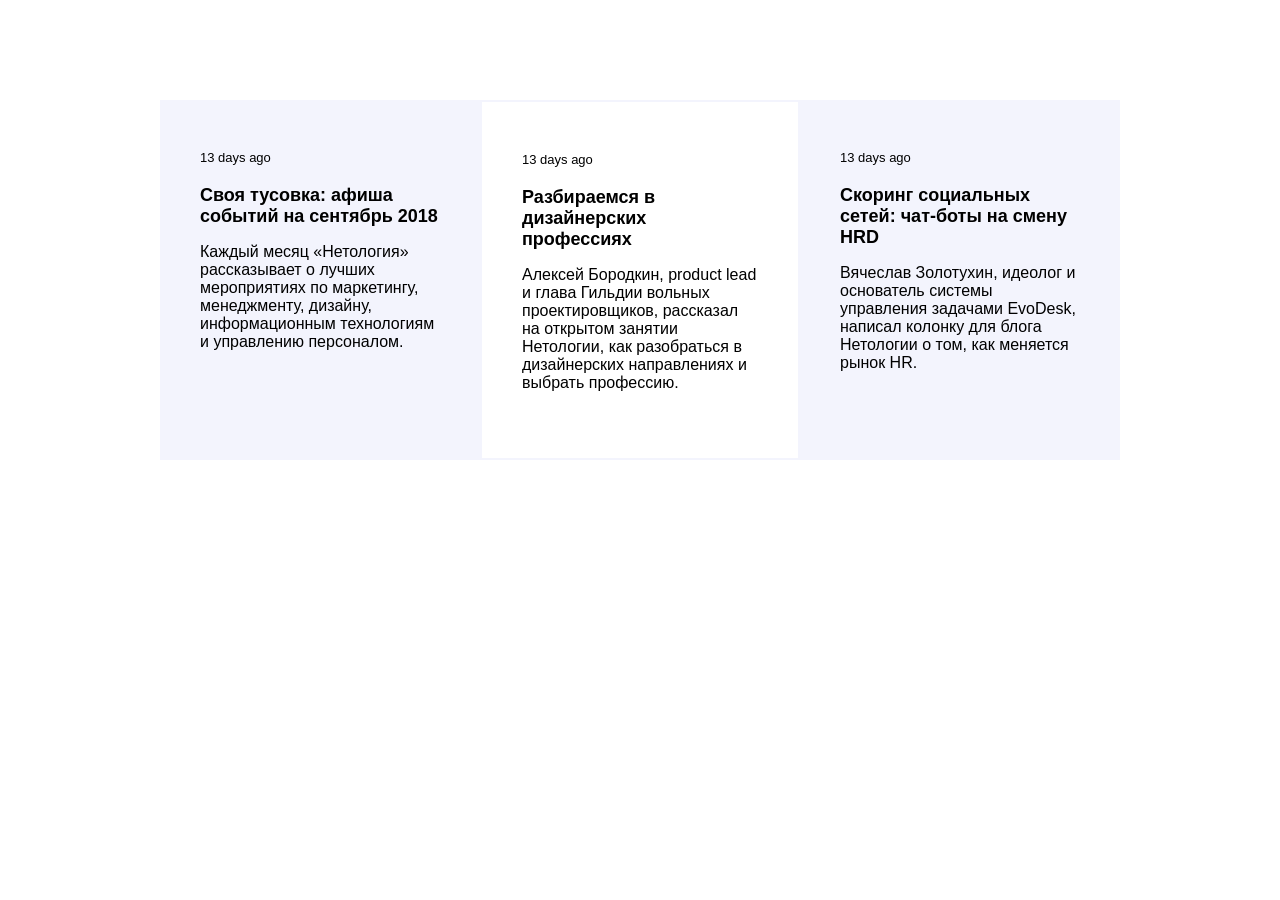
<file: latest-news/index.html>
<!DOCTYPE html>
<html lang="ru">
<head>
  <meta charset="UTF-8">
  <meta name="viewport" content="width=device-width, initial-scale=1.0">
  <meta http-equiv="X-UA-Compatible" content="ie=edge">
  <link rel="stylesheet" href="./css/styles.css">
  <title>Задание №2 Последние новости</title>
</head>

<body>
  <div class="news">
	<article class="card">
		<div class="card-header">
			<time class="card-date" datetime="2018-08-27">13 days ago</time>
			<h3 class="card-name">Своя тусовка: афиша событий на сентябрь 2018</h3>
		</div>
		<div class="card-content">
			<p>Каждый месяц «Нетология» рассказывает о лучших мероприятиях по маркетингу, менеджменту, дизайну, информационным технологиям и управлению персоналом.</p>
		</div>
	</article>
	<article class="card">
		<div class="card-header">
			<time class="card-date" datetime="2018-08-27">13 days ago</time>
			<h3 class="card-name">Разбираемся в дизайнерских профессиях</h3>
		</div>
		<div class="card-content">
			<p>Алексей Бородкин, product lead и глава Гильдии вольных проектировщиков, рассказал на открытом занятии Нетологии, как разобраться в дизайнерских направлениях и выбрать профессию.</p>
		</div>
	</article>
	<article class="card">
		<div class="card-header">
			<time class="card-date" datetime="2018-08-27">13 days ago</time>
			<h3 class="card-name">Скоринг социальных сетей: чат-боты на смену HRD</h3>
		</div>
		<div class="card-content">
			<p>Вячеслав Золотухин, идеолог и основатель системы управления задачами EvoDesk, написал колонку для блога Нетологии о том, как меняется рынок HR.</p>
		</div>
	</article>	
  </div>
</body>
</html>
</file>
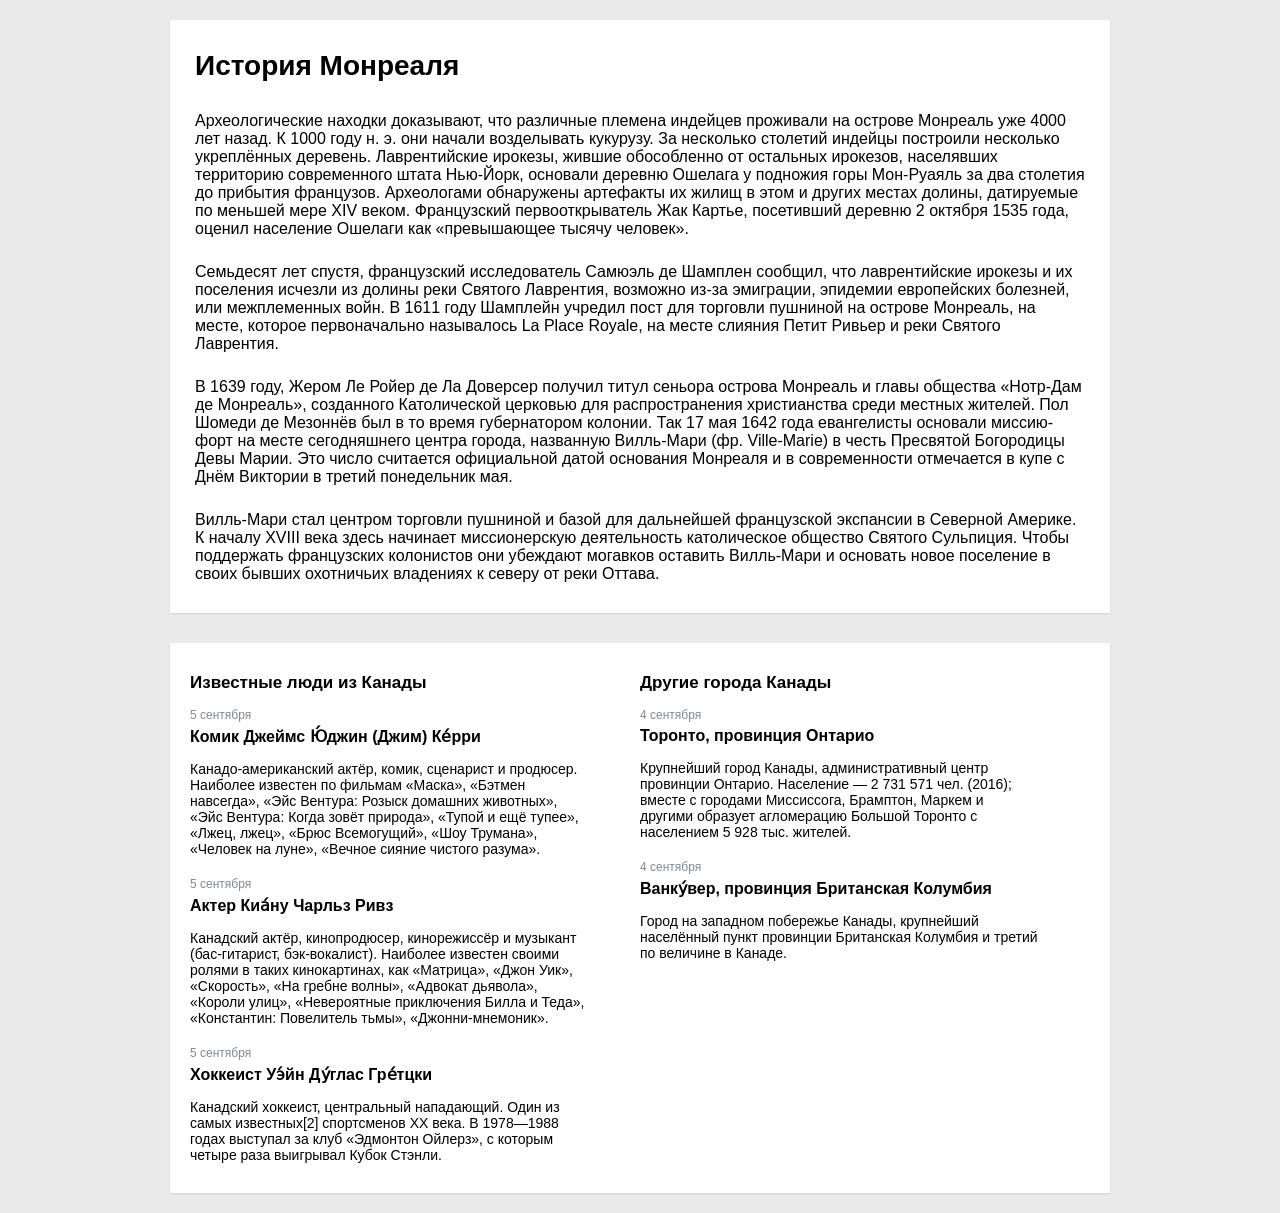
<file: markup/index.html>
<!DOCTYPE html>
<html lang="ru">
<head>
  <meta charset="UTF-8">
  <meta name="viewport" content="width=device-width, initial-scale=1.0">
  <meta http-equiv="X-UA-Compatible" content="ie=edge">
  <link rel="stylesheet" href="./css/styles.css">
  <title>Задание №1 Разметка блока</title>
</head>

<body>
<div class="page">
	<main class="content">
		<h1 class="content-title">История Монреаля</h1>
		<p>
			Археологические находки доказывают, что различные племена индейцев проживали на острове Монреаль уже 4000 лет назад. К 1000 году н. э. они начали возделывать кукурузу. За несколько столетий индейцы построили несколько укреплённых деревень. Лаврентийские ирокезы, жившие обособленно от остальных ирокезов, населявших территорию современного штата Нью-Йорк, основали деревню Ошелага у подножия горы Мон-Руаяль за два столетия до прибытия французов. Археологами обнаружены артефакты их жилищ в этом и других местах долины, датируемые по меньшей мере XIV веком. Французский первооткрыватель Жак Картье, посетивший деревню 2 октября 1535 года, оценил население Ошелаги как «превышающее тысячу человек».
		</p>
		<p>
			Семьдесят лет спустя, французский исследователь Самюэль де Шамплен сообщил, что лаврентийские ирокезы и их поселения исчезли из долины реки Святого Лаврентия, возможно из-за эмиграции, эпидемии европейских болезней, или межплеменных войн. В 1611 году Шамплейн учредил пост для торговли пушниной на острове Монреаль, на месте, которое первоначально называлось La Place Royale, на месте слияния Петит Ривьер и реки Святого Лаврентия. 
		</p>
		<p>
			В 1639 году, Жером Ле Ройер де Ла Доверсер получил титул сеньора острова Монреаль и главы общества «Нотр-Дам де Монреаль», созданного Католической церковью для распространения христианства среди местных жителей. Пол Шомеди де Мезоннёв был в то время губернатором колонии. Так 17 мая 1642 года евангелисты основали миссию-форт на месте сегодняшнего центра города, названную Вилль-Мари (фр. Ville-Marie) в честь Пресвятой Богородицы Девы Марии. Это число считается официальной датой основания Монреаля и в современности отмечается в купе с Днём Виктории в третий понедельник мая.		
		</p>
		<p>
			Вилль-Мари стал центром торговли пушниной и базой для дальнейшей французской экспансии в Северной Америке. К началу XVIII века здесь начинает миссионерскую деятельность католическое общество Святого Сульпиция. Чтобы поддержать французских колонистов они убеждают могавков оставить Вилль-Мари и основать новое поселение в своих бывших охотничьих владениях к северу от реки Оттава.
		</p>		
	</main>
	<aside class="last-news">
		<section class="last-news-section">
			<h2 class="last-news-title">Известные люди из Канады</h2>
			<div class="last-posts">
				<article class="last-post">
					<div class="last-post-header">
						<time class="last-post-date" datetime="2018-09-05">5 сентября</time>
						<h3 class="last-post-title">
							<a href="#0" class="last-post-link">Комик Джеймс Ю́джин (Джим) Ке́рри</a>
						</h3>
					</div>
					<div class="last-post-content">
						<p>Канадо-американский актёр, комик, сценарист и продюсер. Наиболее известен по фильмам «Маска», «Бэтмен навсегда», «Эйс Вентура: Розыск домашних животных», «Эйс Вентура: Когда зовёт природа», «Тупой и ещё тупее», «Лжец, лжец», «Брюс Всемогущий», «Шоу Трумана», «Человек на луне», «Вечное сияние чистого разума». </p>
					</div>
				</article>
				<article class="last-post">
					<div class="last-post-header">
						<time class="last-post-date" datetime="2018-09-05">5 сентября</time>
						<h3 class="last-post-title">
							<a href="#0" class="last-post-link">Актер Киа́ну Чарльз Ривз</a>
						</h3>
					</div>
					<div class="last-post-content">
						<p>Канадский актёр, кинопродюсер, кинорежиссёр и музыкант (бас-гитарист, бэк-вокалист). Наиболее известен своими ролями в таких кинокартинах, как «Матрица», «Джон Уик», «Скорость», «На гребне волны», «Адвокат дьявола», «Короли улиц», «Невероятные приключения Билла и Теда», «Константин: Повелитель тьмы», «Джонни-мнемоник».</p>
					</div>
				</article>
				<article class="last-post">
					<div class="last-post-header">
						<time class="last-post-date" datetime="2018-09-05">5 сентября</time>
						<h3 class="last-post-title">
							<a href="#0" class="last-post-link">Хоккеист Уэ́йн Ду́глас Гре́тцки</a>
						</h3>
					</div>
					<div class="last-post-content">
						<p>Канадский хоккеист, центральный нападающий. Один из самых известных[2] спортсменов XX века. В 1978—1988 годах выступал за клуб «Эдмонтон Ойлерз», с которым четыре раза выигрывал Кубок Стэнли. </p>
					</div>
				</article>
			</div>
		</section>
		<section class="last-news-section">
			<h2 class="last-news-title">Другие города Канады</h2>
			<div class="last-posts">
				<article class="last-post">
					<div class="last-post-header">
						<time class="last-post-date" datetime="2018-09-04">4 сентября</time>
						<h3 class="last-post-title">
							<a href="#0" class="last-post-link">Торонто, провинция Онтарио</a>
						</h3>
					</div>
					<div class="last-post-content">
						<p>Крупнейший город Канады, административный центр провинции Онтарио. Население — 2 731 571 чел. (2016); вместе с городами Миссиссога, Брамптон, Маркем и другими образует агломерацию Большой Торонто с населением 5 928 тыс. жителей.</p>
					</div>
				</article>
				<article class="last-post">
					<div class="last-post-header">
						<time class="last-post-date" datetime="2018-09-04">4 сентября</time>
						<h3 class="last-post-title">
							<a href="#0" class="last-post-link">Ванку́вер, провинция Британская Колумбия</a>
						</h3>
					</div>
					<div class="last-post-content">
						<p>Город на западном побережье Канады, крупнейший населённый пункт провинции Британская Колумбия и третий по величине в Канаде.</p>
					</div>
				</article>
			</div>
		</section>
	</aside>
</div>
</body>
</html>
</file>
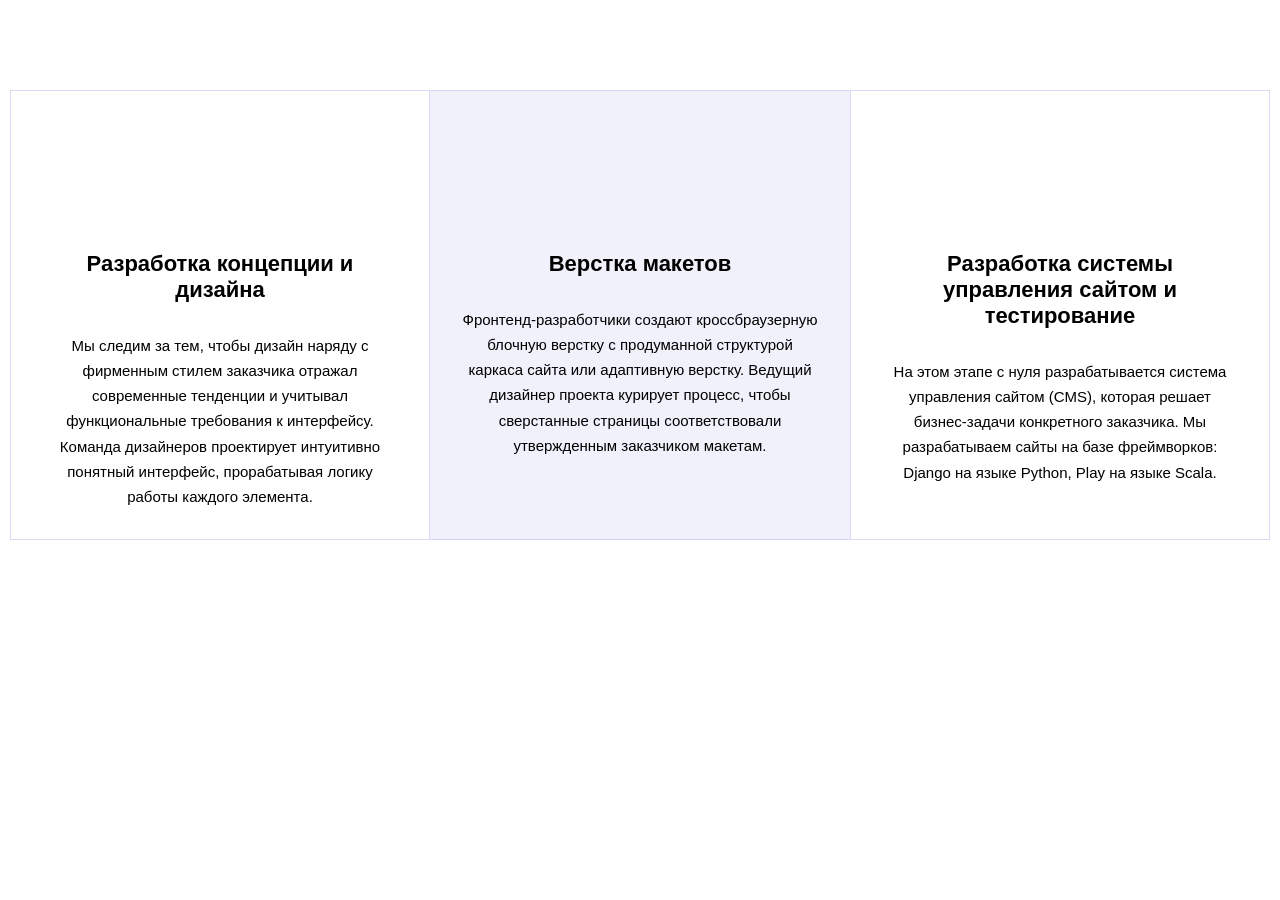
<file: web-studio/index.html>
<!DOCTYPE html>
<html lang="ru">
  <head>
    <meta charset="UTF-8">
    <meta name="viewport" content="width=device-width, initial-scale=1.0">
    <meta http-equiv="X-UA-Compatible" content="ie=edge">
    <link rel="stylesheet" href="./css/styles.css">
    <title>Задание №2 Раздел услуг веб-студии</title>
  </head>
  
  <body>
    <div class="services">
	    <div class="card">
	    <h3 class="card-name">Разработка концепции и дизайна</h3>
	    <div class="card-content">
		    <p>Мы следим за тем, чтобы дизайн наряду с фирменным стилем заказчика отражал современные тенденции и учитывал функциональные требования к интерфейсу. Команда дизайнеров проектирует интуитивно понятный интерфейс, прорабатывая логику работы каждого элемента.</p>
	    </div>
	  </div>
	  <div class="card">
	    <h3 class="card-name">Верстка макетов</h3>
	    <div class="card-content">
		    <p>Фронтенд-разработчики создают кроссбраузерную блочную верстку с продуманной структурой каркаса сайта или адаптивную верстку. Ведущий дизайнер проекта курирует процесс, чтобы сверстанные страницы соответствовали утвержденным заказчиком макетам.</p>
	    </div>
	  </div>
	  <div class="card">
	    <h3 class="card-name">Разработка системы управления сайтом и тестирование</h3>
	    <div class="card-content">
		    <p>На этом этапе с нуля разрабатывается система управления сайтом (CMS), которая решает бизнес-задачи конкретного заказчика. Мы разрабатываем сайты на базе фреймворков: Django на языке Python, Play на языке Scala.</p>
	  </div>
	  </div>
   </div>
 </body>
</html>
</file>
<file: latest-news/css/styles.css>
body {
	font-family: -apple-system, BlinkMacSystemFont, Segoe UI, Roboto, Open Sans, Ubuntu, Fira Sans, Helvetica Neue, sans-serif;
	font-size: 16px;
	margin: 0;
}

.news {
	width: 960px;
	margin-left: auto;
	margin-right: auto;
	margin-top: 100px;
	display: flex;
	flex-wrap: wrap;
}

.card {
	box-sizing: border-box;
	width: 320px;
	padding: 50px 40px;
}

.card:nth-child(odd) {
	background-color: #f3f4fd;
}

.card:nth-child(even) {
	border: 2px solid #f3f4fd;
}

.card-date {
	display: block;
	margin-bottom: 20px;
	font-size: 13px;
}

.card-name {
	margin-top: 0;
	margin-bottom: 0;
	font-size: 18px;
}
</file>
<file: markup/css/styles.css>
body {
	font-family: -apple-system, BlinkMacSystemFont, Segoe UI, Roboto, Open Sans, Ubuntu, Fira Sans, Helvetica Neue, sans-serif;
	font-size: 16px;
	margin: 0;
	background-color: #eaeaea;
}

h1, h2, h3 {
	margin-top: 0;
	margin-bottom: 0;
}

p {
	margin-top: 0;
	margin-bottom: 25px;
}

p:last-child {
	margin-bottom: 0;
}

.page {
	box-sizing: border-box;
	width: 960px;
  padding: 20px 10px;

  margin-left: auto;
  margin-right: auto;	
}

.content {
	box-sizing: border-box;
  padding: 30px 25px;	
	
	box-shadow: 0 1px 2px rgba(0, 0, 0, 0.1);
  background-color: #ffffff;
}

.content-title {
	font-size: 28px;
	margin-bottom: 30px;
}

.last-news {
  padding: 30px 20px;	
  box-shadow: 0 1px 2px rgba(0, 0, 0, 0.1);
  background-color: #ffffff;
  margin-top: 30px;
	
	display: flex;
	flex-wrap: wrap;
}

.last-news-section {
	width: 400px
}

.last-news-section:nth-child(n+2) {
	margin-left: 50px;
}

.last-news-title {
	font-size: 17px;
}

.last-posts {
	margin-top: 15px;
}

.last-post:nth-child(n+2) {
	margin-top: 20px;
}

.last-post-date {
	display: block;
  font-size: 12px;
  color: #7f8992;
	margin-bottom: 5px;
}

.last-post-title {
	font-size: 16px;
}

.last-post-link {
	color: #000000;
	text-decoration: none;
}

.last-post-content{
	font-size: 14px;
	margin-top: 15px;
}
</file>
<file: web-studio/css/styles.css>
body {
	font-family: -apple-system, BlinkMacSystemFont, Segoe UI, Roboto, Open Sans, Ubuntu, Fira Sans, Helvetica Neue, sans-serif;
	font-size: 15px;
	margin: 0;
}

p, h3 {
	margin-top: 0;
	margin-bottom: 0;
}

p {
	line-height: 1.675;
}

.services {
	width: 1260px;
	margin-left: auto;
	margin-right: auto;
	padding-top: 50px;
	padding-bottom: 50px;

	display: flex;
	flex-wrap: wrap;
	margin-top: 40px;
}

.card {
	box-sizing: border-box;
	width: 420px;
	padding: 160px 30px 30px;
	text-align: center;
	background-image: url("https://netology-code.github.io/html-2-homeworks/content-structure-tags/web-studio/img/creative-idea.svg");
	background-repeat: no-repeat;
	background-size: 96px;
	background-position: center 30px;

	border-left: 1px solid transparent;
	border-right: 1px solid transparent;
	border-bottom: 1px solid rgba(179, 184, 236, 0.5);
}

.card:nth-child(2) { 
	background-image: url("https://netology-code.github.io/html-2-homeworks/content-structure-tags/web-studio/img/coding2.svg");
}

.card:nth-child(3) { 
	background-image: url("https://netology-code.github.io/html-2-homeworks/content-structure-tags/web-studio/img/coding.svg");
}

.card:nth-child(-n+3){
	border-top: 1px solid rgba(179, 184, 236, 0.5);	
}

.card:nth-child(3n+1),
.card:nth-child(3n+3){
	border-left-color: rgba(179, 184, 236, 0.5);
	border-right-color: rgba(179, 184, 236, 0.5);
}

.card:nth-child(even) {
	background-color: rgba(179, 184, 236, 0.2);
}

.card-name {
	font-size: 22px;
}

.card-content {
	margin-top: 30px;
}
</file>
